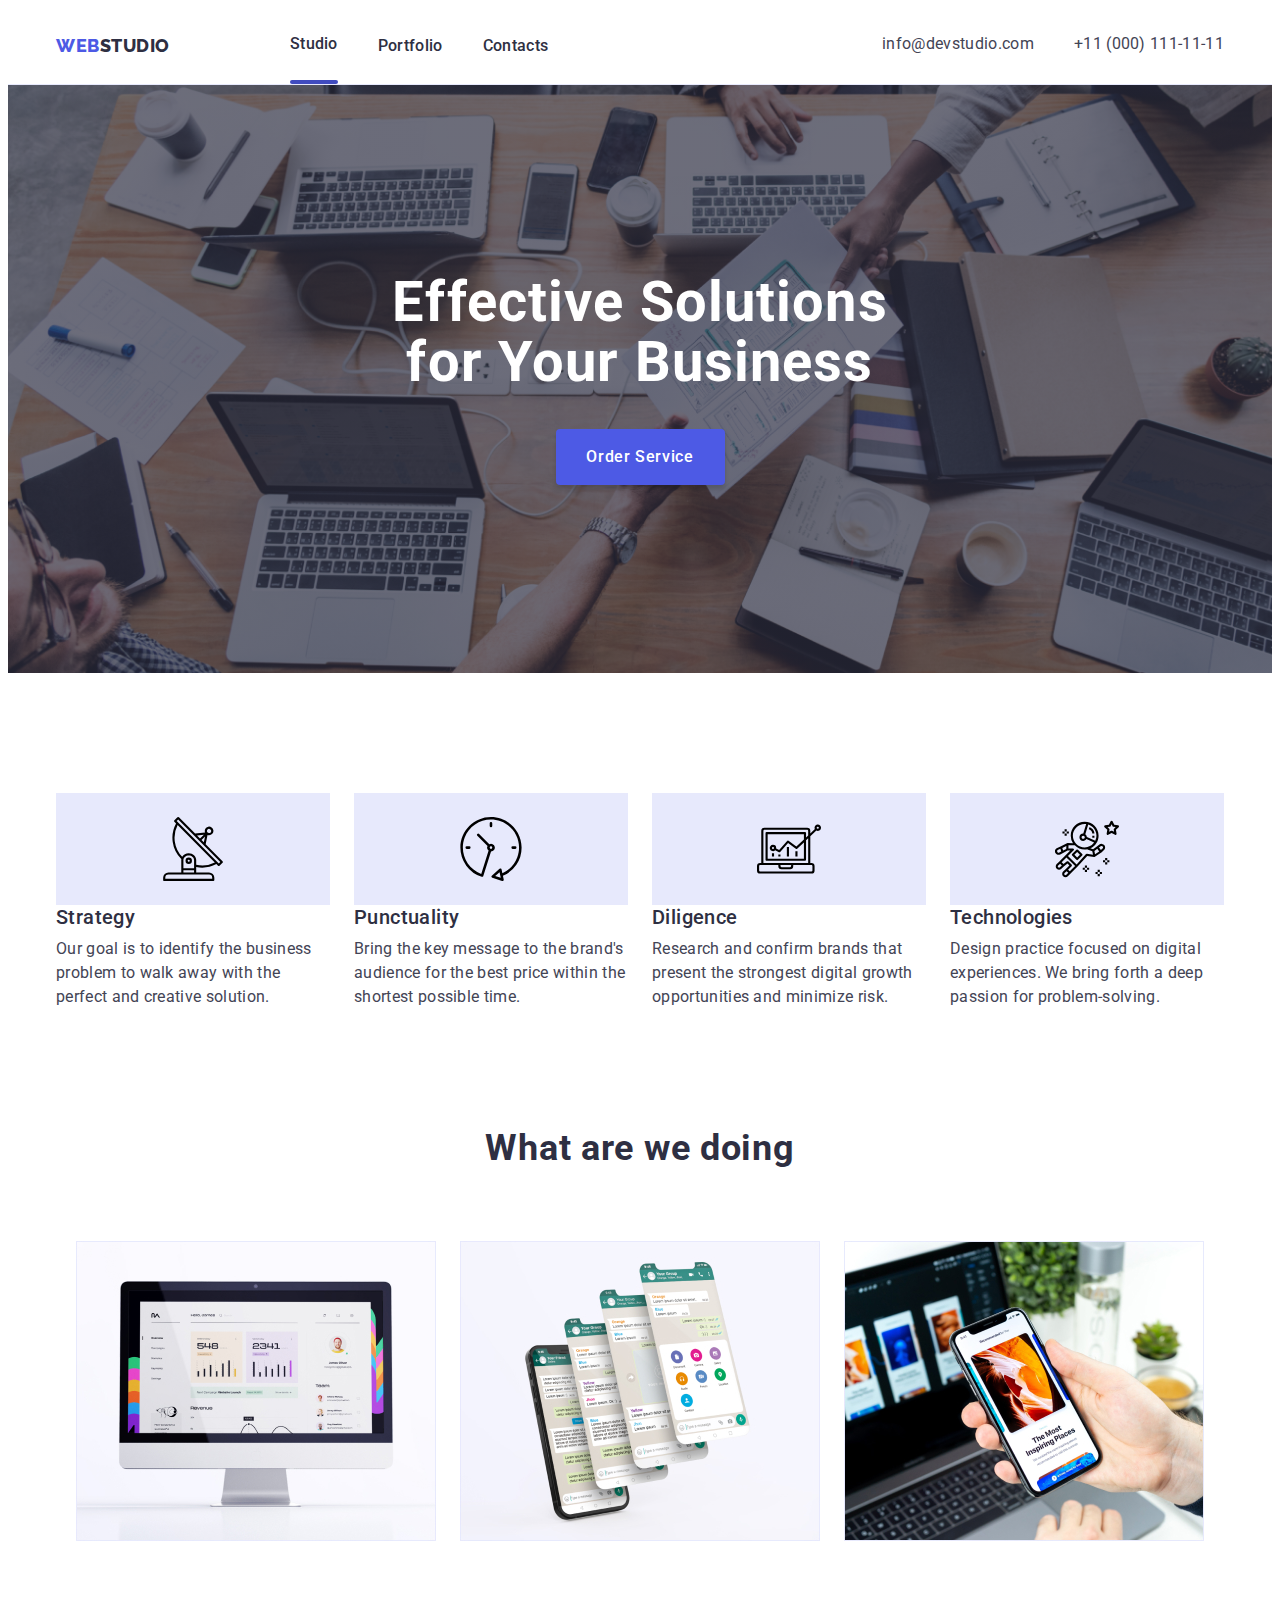
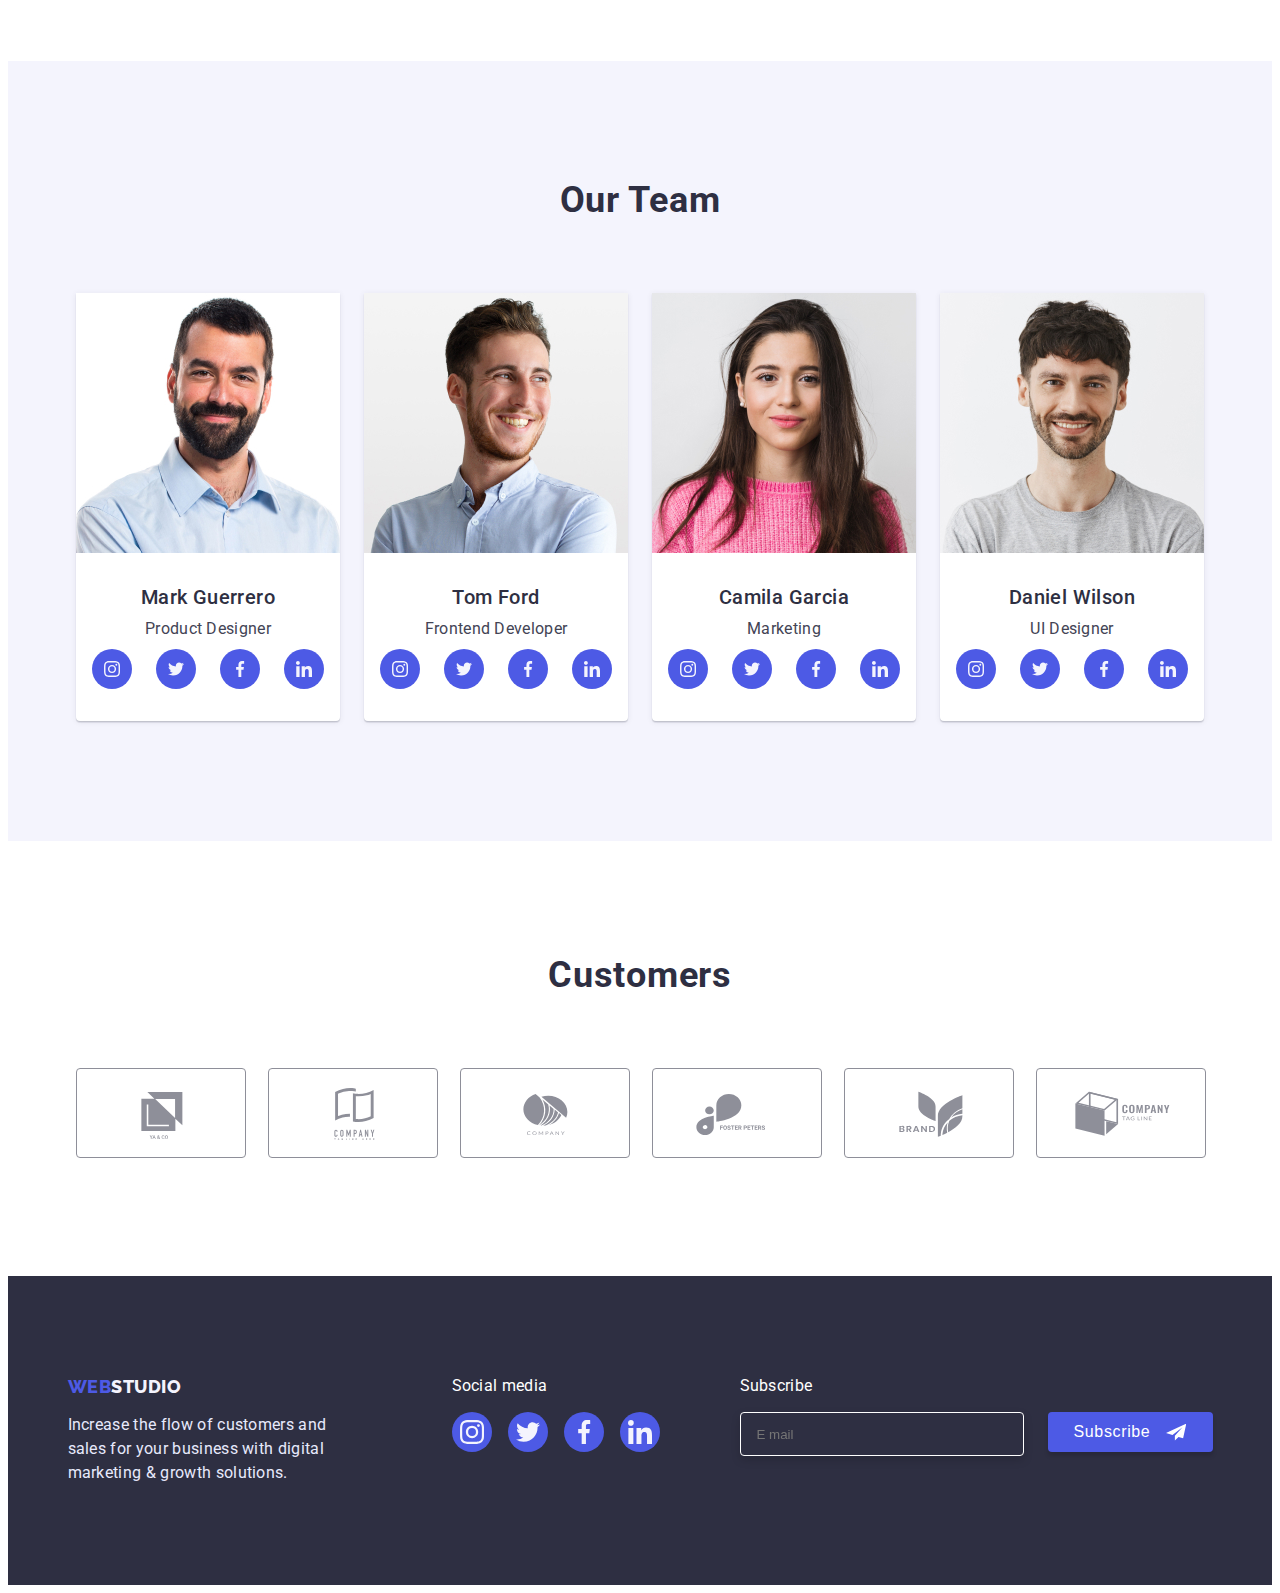
<file: index.html>
<!DOCTYPE html>
<html lang="en">
  <head>
    <meta charset="UTF-8" />
    <meta http-equiv="X-UA-Compatible" content="IE=edge" />
    <meta name="viewport" content="width=device-width, initial-scale=1.0" />
    <title>Main Page</title>
    <link rel="preconnect" href="https://fonts.googleapis.com" />
    <link rel="preconnect" href="https://fonts.gstatic.com" crossorigin />
    <link
      href="https://fonts.googleapis.com/css2?family=Raleway:wght@800&family=Roboto+Slab:wght@600&family=Roboto:wght@400;500;700&display=swap"
      rel="stylesheet"
    />
    <link
      rel="stylesheet"
      href="https://cdnjs.cloudflare.com/ajax/libs/modern-normalize/1.1.0/modern-normalize.min.css"
      integrity="sha512-wpPYUAdjBVSE4KJnH1VR1HeZfpl1ub8YT/NKx4PuQ5NmX2tKuGu6U/JRp5y+Y8XG2tV+wKQpNHVUX03MfMFn9Q=="
      crossorigin="anonymous"
      referrerpolicy="no-referrer"
    />
    <link href="./css/styles.css" rel="stylesheet" />
  </head>
  <body class="body">
    <!-- --------------------- header --------------------- -->
    <header class="header">
      <div class="container container-flex">
        <nav class="header-nav">
          <a class="header-logo link" href="./index.html"
            >Web<span class="header-logo-stail">Studio</span>
          </a>
          <ul class="header-list list">
            <li class="header-item">
              <a class="header-link link current" href="./index.html">Studio</a>
            </li>
            <li class="header-item">
              <a class="header-link link" href="./portfolio.html">Portfolio</a>
            </li>
            <li class="header-item">
              <a class="header-link link" href="">Contacts</a>
            </li>
          </ul>
        </nav>
        <button type="button" class="mobile-meny-burger js-open-menu">
          <svg class="mobile-meny-burger-icon" width="32" height="22">
            <use href="./images/icons.svg#icon-burger"></use>
          </svg>
        </button>
        <div class="adress-right">
          <address class="header-address">
            <a class="header-address-mail link" href="mailto:info@devstudio.com"
              >info@devstudio.com</a
            >
            <a class="header-address-tell link" href="tel:+110001111111"
              >+11 (000) 111-11-11</a
            >
          </address>
        </div>
      </div>
      <div class="mobile-meny js-menu-container">
        <div class="container-mobile-meny">
          <button type="button" class="mobile-meny-close-btn js-close-menu">
            <svg class="mobile-meny-close-icon" width="8" height="8">
              <use href="./images/icons.svg#icon-close-black"></use>
            </svg>
          </button>
          <ul class="mobile-meny-nav list">
            <li class="mobile-meny-nav-item">
              <a class="mobile-meny-nav-link link" href="./index.html"
                >Studio</a
              >
            </li>
            <li class="mobile-meny-nav-item">
              <a class="mobile-meny-nav-link link" href="./portfolio.html"
                >Portfolio</a
              >
            </li>
            <li class="mobile-meny-nav-item">
              <a class="mobile-meny-nav-link link" href="">Contacts</a>
            </li>
          </ul>
          <div>
            <ul class="mobile-meny-address list">
              <li class="mobile-meny-address-item">
                <a
                  class="mobile-meny-address-tell link"
                  href="tel:+110001111111"
                  >+11 (000) 111-11-11
                </a>
              </li>
              <li class="mobile-meny-address-item">
                <a
                  class="mobile-meny-address-mail link"
                  href="mailto:info@devstudio.com"
                  >info@devstudio.com
                </a>
              </li>
            </ul>
            <ul class="mobile-soc-list list">
              <li class="mobile-soc-item">
                <a class="mobile-soc-link link" href="">
                  <svg class="mobile-soc-icons">
                    <use href="./images/icons.svg#icon-soc-instagram"></use>
                  </svg>
                </a>
              </li>
              <li class="mobile-soc-item">
                <a class="mobile-soc-link link" href="">
                  <svg class="mobile-soc-icons">
                    <use href="./images/icons.svg#icon-soc-twitter"></use>
                  </svg>
                </a>
              </li>
              <li class="mobile-soc-item">
                <a class="mobile-soc-link link" href="">
                  <svg class="mobile-soc-icons">
                    <use href="./images/icons.svg#icon-soc-facebook"></use>
                  </svg>
                </a>
              </li>
              <li class="mobile-soc-item">
                <a class="mobile-soc-link link" href="">
                  <svg class="mobile-soc-icons">
                    <use href="./images/icons.svg#icon-soc-linkedin"></use>
                  </svg>
                </a>
              </li>
            </ul>
          </div>
        </div>
      </div>
    </header>
    <main>
      <!-- --------------------- header --------------------- -->
      <!-- --------------------- section hero --------------------- -->
      <section class="hero">
        <div class="container">
          <h1 class="hero-title">Effective Solutions for Your Business</h1>
          <button class="hero-button" type="button" data-modal-open>
            Order Service
          </button>
        </div>
      </section>
      <!-- --------------------- section hero --------------------- -->
      <!-- --------------------- section feature --------------------- -->
      <section class="feature">
        <div class="container">
          <h2 class="feature-title">Feature</h2>
          <ul class="feature-list list">
            <li class="feature-list-item">
              <div class="feature-icons-box">
                <svg class="feature-icons">
                  <use href="./images/icons.svg#icon-feature-antenna"></use>
                </svg>
              </div>
              <h3 class="feature-title-list">Strategy</h3>
              <p class="feature-text">
                Our goal is to identify the business problem to walk away with
                the perfect and creative solution.
              </p>
            </li>
            <li class="feature-list-item">
              <div class="feature-icons-box">
                <svg class="feature-icons">
                  <use href="./images/icons.svg#icon-feature-clock"></use>
                </svg>
              </div>
              <h3 class="feature-title-list">Punctuality</h3>
              <p class="feature-text">
                Bring the key message to the brand's audience for the best price
                within the shortest possible time.
              </p>
            </li>
            <li class="feature-list-item">
              <div class="feature-icons-box">
                <svg class="feature-icons">
                  <use href="./images/icons.svg#icon-feature-diagram"></use>
                </svg>
              </div>
              <h3 class="feature-title-list">Diligence</h3>
              <p class="feature-text">
                Research and confirm brands that present the strongest digital
                growth opportunities and minimize risk.
              </p>
            </li>
            <li class="feature-list-item">
              <div class="feature-icons-box">
                <svg class="feature-icons">
                  <use href="./images/icons.svg#icon-feature-astronaut"></use>
                </svg>
              </div>
              <h3 class="feature-title-list">Technologies</h3>
              <p class="feature-text last-child">
                Design practice focused on digital experiences. We bring forth a
                deep passion for problem-solving.
              </p>
            </li>
          </ul>
        </div>
      </section>
      <!-- --------------------- section feature --------------------- -->
      <!-- --------------------- section work --------------------- -->
      <section class="work">
        <div class="container">
          <h2 class="work-title">What are we doing</h2>
          <ul class="work-list list">
            <li class="work-list-item">
              <picture>
                <source
                  media="(min-width: 1200px)"
                  srcset="
                    ./images/img-desktop-we-doing-1.jpg    1x,
                    ./images/img-desktop-we-doing-1@2x.jpg 2x
                  "
                />
                <img
                  class="work-list-img"
                  src="./images/img-desktop-we-doing-1.jpg"
                  alt="img-desktop-we-doing-1"
                />
              </picture>
            </li>
            <li class="work-list-item">
              <picture>
                <source
                  media="(min-width: 1200px)"
                  srcset="
                    ./images/img-desktop-we-doing-2.jpg    1x,
                    ./images/img-desktop-we-doing-2@2x.jpg 2x
                  "
                />
                <img
                  class="work-list-img"
                  src="./images/img-desktop-we-doing-2.jpg"
                  alt="img-desktop-we-doing-2"
                />
              </picture>
            </li>
            <li class="work-list-item">
              <picture>
                <source
                  media="(min-width: 1200px)"
                  srcset="
                    ./images/img-desktop-we-doing-3.jpg    1x,
                    ./images/img-desktop-we-doing-3@2x.jpg 2x
                  "
                />
                <img
                  class="work-list-img"
                  src="./images/img-desktop-we-doing-3.jpg"
                  alt="img-desktop-we-doing-3"
                />
              </picture>
            </li>
          </ul>
        </div>
      </section>
      <!-- --------------------- section work --------------------- -->
      <!-- --------------------- section team --------------------- -->
      <section class="team">
        <div class="container">
          <h2 class="team-title">Our Team</h2>
          <ul class="team-list list">
            <li class="team-list-item">
              <picture>
                <source
                  media="(min-width: 1200px)"
                  srcset="
                    ./images/img-desktop-team-mark.jpg    1x,
                    ./images/img-desktop-team-mark@2x.jpg 2x
                  "
                />
                <source
                  media="(min-width: 768px)"
                  srcset="
                    ./images/img-tablet-team-mark.jpg    1x,
                    ./images/img-tablet-team-mark@2x.jpg 2x
                  "
                />
                <source
                  media="(max-width: 767px)"
                  srcset="
                    ./images/img-mobile-team-mark.jpg    1x,
                    ./images/img-mobile-team-mark@2x.jpg 2x
                  "
                />
                <img
                  class="team-list-img"
                  src="./images/img-desktop-team-mark.jpg"
                  alt="img Mark Guerrero"
                  width="264"
                  height="260"
                />
              </picture>

              <div class="box-team">
                <h3 class="team-list-title">Mark Guerrero</h3>
                <p class="team-list-text">Product Designer</p>
                <ul class="team-soc-list list">
                  <li class="team-soc-item">
                    <a class="team-soc-link link" href="">
                      <svg class="team-soc-icons">
                        <use href="./images/icons.svg#icon-soc-instagram"></use>
                      </svg>
                    </a>
                  </li>
                  <li class="team-soc-item">
                    <a class="team-soc-link link" href="">
                      <svg class="team-soc-icons">
                        <use href="./images/icons.svg#icon-soc-twitter"></use>
                      </svg>
                    </a>
                  </li>
                  <li class="team-soc-item">
                    <a class="team-soc-link link" href="">
                      <svg class="team-soc-icons">
                        <use href="./images/icons.svg#icon-soc-facebook"></use>
                      </svg>
                    </a>
                  </li>
                  <li class="team-soc-item">
                    <a class="team-soc-link link" href="">
                      <svg class="team-soc-icons">
                        <use href="./images/icons.svg#icon-soc-linkedin"></use>
                      </svg>
                    </a>
                  </li>
                </ul>
              </div>
            </li>
            <li class="team-list-item">
              <picture>
                <source
                  media="(min-width: 1200px)"
                  srcset="
                    ./images/img-desktop-team-tom.jpg    1x,
                    ./images/img-desktop-team-tom@2x.jpg 2x
                  "
                />
                <source
                  media="(min-width: 768px)"
                  srcset="
                    ./images/img-tablet-team-tom.jpg    1x,
                    ./images/img-tablet-team-tom@2x.jpg 2x
                  "
                />
                <source
                  media="(max-width: 767px)"
                  srcset="
                    ./images/img-mobile-team-tom.jpg    1x,
                    ./images/img-mobile-team-tom@2x.jpg 2x
                  "
                />
                <img
                  class="team-list-img"
                  src="./images/img-desktop-team-tom.jpg"
                  alt="img Tom Ford"
                  width="264"
                  height="260"
                />
              </picture>

              <div class="box-team">
                <h3 class="team-list-title">Tom Ford</h3>
                <p class="team-list-text">Frontend Developer</p>
                <ul class="team-soc-list list">
                  <li class="team-soc-item">
                    <a class="team-soc-link link" href="">
                      <svg class="team-soc-icons">
                        <use href="./images/icons.svg#icon-soc-instagram"></use>
                      </svg>
                    </a>
                  </li>
                  <li class="team-soc-item">
                    <a class="team-soc-link link" href="">
                      <svg class="team-soc-icons">
                        <use href="./images/icons.svg#icon-soc-twitter"></use>
                      </svg>
                    </a>
                  </li>
                  <li class="team-soc-item">
                    <a class="team-soc-link link" href="">
                      <svg class="team-soc-icons">
                        <use href="./images/icons.svg#icon-soc-facebook"></use>
                      </svg>
                    </a>
                  </li>
                  <li class="team-soc-item">
                    <a class="team-soc-link link" href="">
                      <svg class="team-soc-icons">
                        <use href="./images/icons.svg#icon-soc-linkedin"></use>
                      </svg>
                    </a>
                  </li>
                </ul>
              </div>
            </li>
            <li class="team-list-item">
              <picture>
                <source
                  media="(min-width: 1200px)"
                  srcset="
                    ./images/img-desktop-team-camila.jpg    1x,
                    ./images/img-desktop-team-camila@2x.jpg 2x
                  "
                />
                <source
                  media="(min-width: 768px)"
                  srcset="
                    ./images/img-tablet-team-camila.jpg    1x,
                    ./images/img-tablet-team-camila@2x.jpg 2x
                  "
                />
                <source
                  media="(max-width: 767px)"
                  srcset="
                    ./images/img-mobile-team-camila.jpg    1x,
                    ./images/img-mobile-team-camila@2x.jpg 2x
                  "
                />
                <img
                  class="team-list-img"
                  src="./images/img-desktop-team-camila.jpg"
                  alt="img Camila Garcia"
                  width="264"
                  height="260"
                />
              </picture>

              <div class="box-team">
                <h3 class="team-list-title">Camila Garcia</h3>
                <p class="team-list-text">Marketing</p>
                <ul class="team-soc-list list">
                  <li class="team-soc-item">
                    <a class="team-soc-link link" href="">
                      <svg class="team-soc-icons">
                        <use href="./images/icons.svg#icon-soc-instagram"></use>
                      </svg>
                    </a>
                  </li>
                  <li class="team-soc-item">
                    <a class="team-soc-link link" href="">
                      <svg class="team-soc-icons">
                        <use href="./images/icons.svg#icon-soc-twitter"></use>
                      </svg>
                    </a>
                  </li>
                  <li class="team-soc-item">
                    <a class="team-soc-link link" href="">
                      <svg class="team-soc-icons">
                        <use href="./images/icons.svg#icon-soc-facebook"></use>
                      </svg>
                    </a>
                  </li>
                  <li class="team-soc-item">
                    <a class="team-soc-link link" href="">
                      <svg class="team-soc-icons">
                        <use href="./images/icons.svg#icon-soc-linkedin"></use>
                      </svg>
                    </a>
                  </li>
                </ul>
              </div>
            </li>
            <li class="team-list-item">
              <picture>
                <source
                  media="(min-width: 1200px)"
                  srcset="
                    ./images/img-desktop-team-daniel.jpg    1x,
                    ./images/img-desktop-team-daniel@2x.jpg 2x
                  "
                />
                <source
                  media="(min-width: 768px)"
                  srcset="
                    ./images/img-tablet-team-daniel.jpg    1x,
                    ./images/img-tablet-team-daniel@2x.jpg 2x
                  "
                />
                <source
                  media="(max-width: 767px)"
                  srcset="
                    ./images/img-mobile-team-daniel.jpg    1x,
                    ./images/img-mobile-team-daniel@2x.jpg 2x
                  "
                />
                <img
                  class="team-list-img"
                  src="./images/img-desktop-team-daniel.jpg"
                  alt="img Daniel Wilson"
                  width="264"
                  height="260"
                />
              </picture>

              <div class="box-team">
                <h3 class="team-list-title">Daniel Wilson</h3>
                <p class="team-list-text">UI Designer</p>
                <ul class="team-soc-list list">
                  <li class="team-soc-item">
                    <a
                      class="team-soc-link link"
                      href="https://www.instagram.com/"
                    >
                      <svg class="team-soc-icons">
                        <use href="./images/icons.svg#icon-soc-instagram"></use>
                      </svg>
                    </a>
                  </li>
                  <li class="team-soc-item">
                    <a
                      class="team-soc-link link"
                      href="https://twitter.com/?lang=uk"
                    >
                      <svg class="team-soc-icons">
                        <use href="./images/icons.svg#icon-soc-twitter"></use>
                      </svg>
                    </a>
                  </li>
                  <li class="team-soc-item">
                    <a
                      class="team-soc-link link"
                      href="https://www.facebook.com/"
                    >
                      <svg class="team-soc-icons">
                        <use href="./images/icons.svg#icon-soc-facebook"></use>
                      </svg>
                    </a>
                  </li>
                  <li class="team-soc-item">
                    <a
                      class="team-soc-link link"
                      href="https://www.linkedin.com/"
                    >
                      <svg class="team-soc-icons">
                        <use href="./images/icons.svg#icon-soc-linkedin"></use>
                      </svg>
                    </a>
                  </li>
                </ul>
              </div>
            </li>
          </ul>
        </div>
      </section>
      <!-- --------------------- section team --------------------- -->
      <!-- --------------------- customers --------------------- -->
      <section class="customers">
        <div class="container">
          <h2 class="customers-title">Customers</h2>
          <ul class="customers-list list">
            <li class="customers-item">
              <a class="customers-link link" href="">
                <svg class="customers-icons">
                  <use href="./images/icons.svg#icon-customers-logo1"></use>
                </svg>
              </a>
            </li>
            <li class="customers-item">
              <a class="customers-link link" href="">
                <svg class="customers-icons">
                  <use href="./images/icons.svg#icon-customers-logo2"></use>
                </svg>
              </a>
            </li>
            <li class="customers-item">
              <a class="customers-link link" href="">
                <svg class="customers-icons">
                  <use href="./images/icons.svg#icon-customers-logo3"></use>
                </svg>
              </a>
            </li>
            <li class="customers-item">
              <a class="customers-link link" href="">
                <svg class="customers-icons">
                  <use href="./images/icons.svg#icon-customers-logo4"></use>
                </svg>
              </a>
            </li>
            <li class="customers-item">
              <a class="customers-link link" href="">
                <svg class="customers-icons">
                  <use href="./images/icons.svg#icon-customers-logo5"></use>
                </svg>
              </a>
            </li>
            <li class="customers-item">
              <a class="customers-link link" href="">
                <svg class="customers-icons">
                  <use href="./images/icons.svg#icon-customers-logo6"></use>
                </svg>
              </a>
            </li>
          </ul>
        </div>
      </section>
    </main>
    <!-- --------------------- customers --------------------- -->
    <!-- --------------------- footer --------------------- -->
    <footer class="footer">
      <div class="container footer-container">
        <div class="logo-box-footer">
          <a class="footer-logo link" href="./index.html"
            >Web<span class="footer-logo-stail">Studio</span>
          </a>
          <p class="footer-text">
            Increase the flow of customers and sales for your business with
            digital marketing & growth solutions.
          </p>
        </div>
        <div class="footer-soc-box">
          <p class="footer-soc-title">Social media</p>
          <ul class="footer-soc-list list">
            <li class="footer-soc-item">
              <a class="footer-soc-link link" href="https://www.instagram.com/">
                <svg class="footer-soc-icons">
                  <use href="./images/icons.svg#icon-soc-instagram"></use>
                </svg>
              </a>
            </li>
            <li class="footer-soc-item">
              <a
                class="footer-soc-link link"
                href="https://twitter.com/?lang=uk"
              >
                <svg class="footer-soc-icons">
                  <use href="./images/icons.svg#icon-soc-twitter"></use>
                </svg>
              </a>
            </li>
            <li class="footer-soc-item">
              <a class="footer-soc-link link" href="https://www.facebook.com/">
                <svg class="footer-soc-icons">
                  <use href="./images/icons.svg#icon-soc-facebook"></use>
                </svg>
              </a>
            </li>
            <li class="footer-soc-item">
              <a class="footer-soc-link link" href="https://www.linkedin.com/">
                <svg class="footer-soc-icons">
                  <use href="./images/icons.svg#icon-soc-linkedin"></use>
                </svg>
              </a>
            </li>
          </ul>
        </div>

        <div class="footer-subscribe-box">
          <p class="subscribe-text">Subscribe</p>
          <form class="subscribe-form">
            <div class="subscribe-box">
              <label>
                <input
                  type="email"
                  class="subscribe-form-input"
                  name="user_email"
                  placeholder="E mail"
                />
              </label>
              <button type="submit" class="subscribe-form-btn">
                Subscribe
                <svg class="subscribe-icon">
                  <use href="./images/icons.svg#icon-send"></use>
                </svg>
              </button>
            </div>
          </form>
        </div>
      </div>
    </footer>
    <!-- --------------------- footer --------------------- -->
    <!-- ---------------------------------Modal-------------------------------------- -->

    <div class="beckdrop is-hidden" data-modal>
      <div class="modal">
        <button type="button" class="modal-close-btn" data-modal-close>
          <svg class="modal-icon-close-black">
            <use href="./images/icons.svg#icon-close-black"></use>
          </svg>
        </button>
        <p class="contact-form-text">
          Leave your contacts and we will call you back
        </p>
        <form class="contact-form">
          <label class="modal-form-field">
            <span class="modal-form-input-desc">Name</span>
            <span class="modal-input-icons-box">
              <input
                type="text"
                class="contact-form-input"
                name="user_name"
                required
                pattern="^[a-zA-Z]+$"
              />
              <svg class="modal-input-icons">
                <use href="./images/icons.svg#icon-name"></use>
              </svg>
            </span>
          </label>

          <label class="modal-form-field">
            <span class="modal-form-input-desc">Phone</span>
            <span class="modal-input-icons-box">
              <input
                type="tel"
                class="contact-form-input"
                name="user_phone"
                minlength="9"
                required
                pattern="^[0-9]+$"
                title="123456789"
              />
              <svg class="modal-input-icons">
                <use href="./images/icons.svg#icon-phone"></use>
              </svg>
            </span>
          </label>

          <label class="modal-form-field">
            <span class="modal-form-input-desc">Email</span>
            <span class="modal-input-icons-box">
              <input
                type="email"
                class="contact-form-input"
                name="user_email"
              />
              <svg class="modal-input-icons">
                <use href="./images/icons.svg#icon-email"></use>
              </svg>
            </span>
          </label>

          <label class="modal-form-field">
            <span class="modal-form-input-desc">Comment</span>
            <textarea
              name="user_message"
              class="contact-form-message"
              placeholder="Text input"
            ></textarea>
          </label>

          <input
            id="privacy-policy"
            type="checkbox"
            name="privacy-policy"
            class="privacy-policy-check"
          />
          <label for="privacy-policy" class="privacy-policy"
            >I accept the terms and conditions of the &nbsp;<a
              class="privacy-policy-color"
              href=""
              >Privacy Policy</a
            ></label
          >

          <button type="submit" class="contact-form-btn">Send</button>
        </form>
      </div>
    </div>
    <script src="./js/mobile-menu.js"></script>
    <script src="./js/modal.js"></script>
  </body>
</html>
</file>
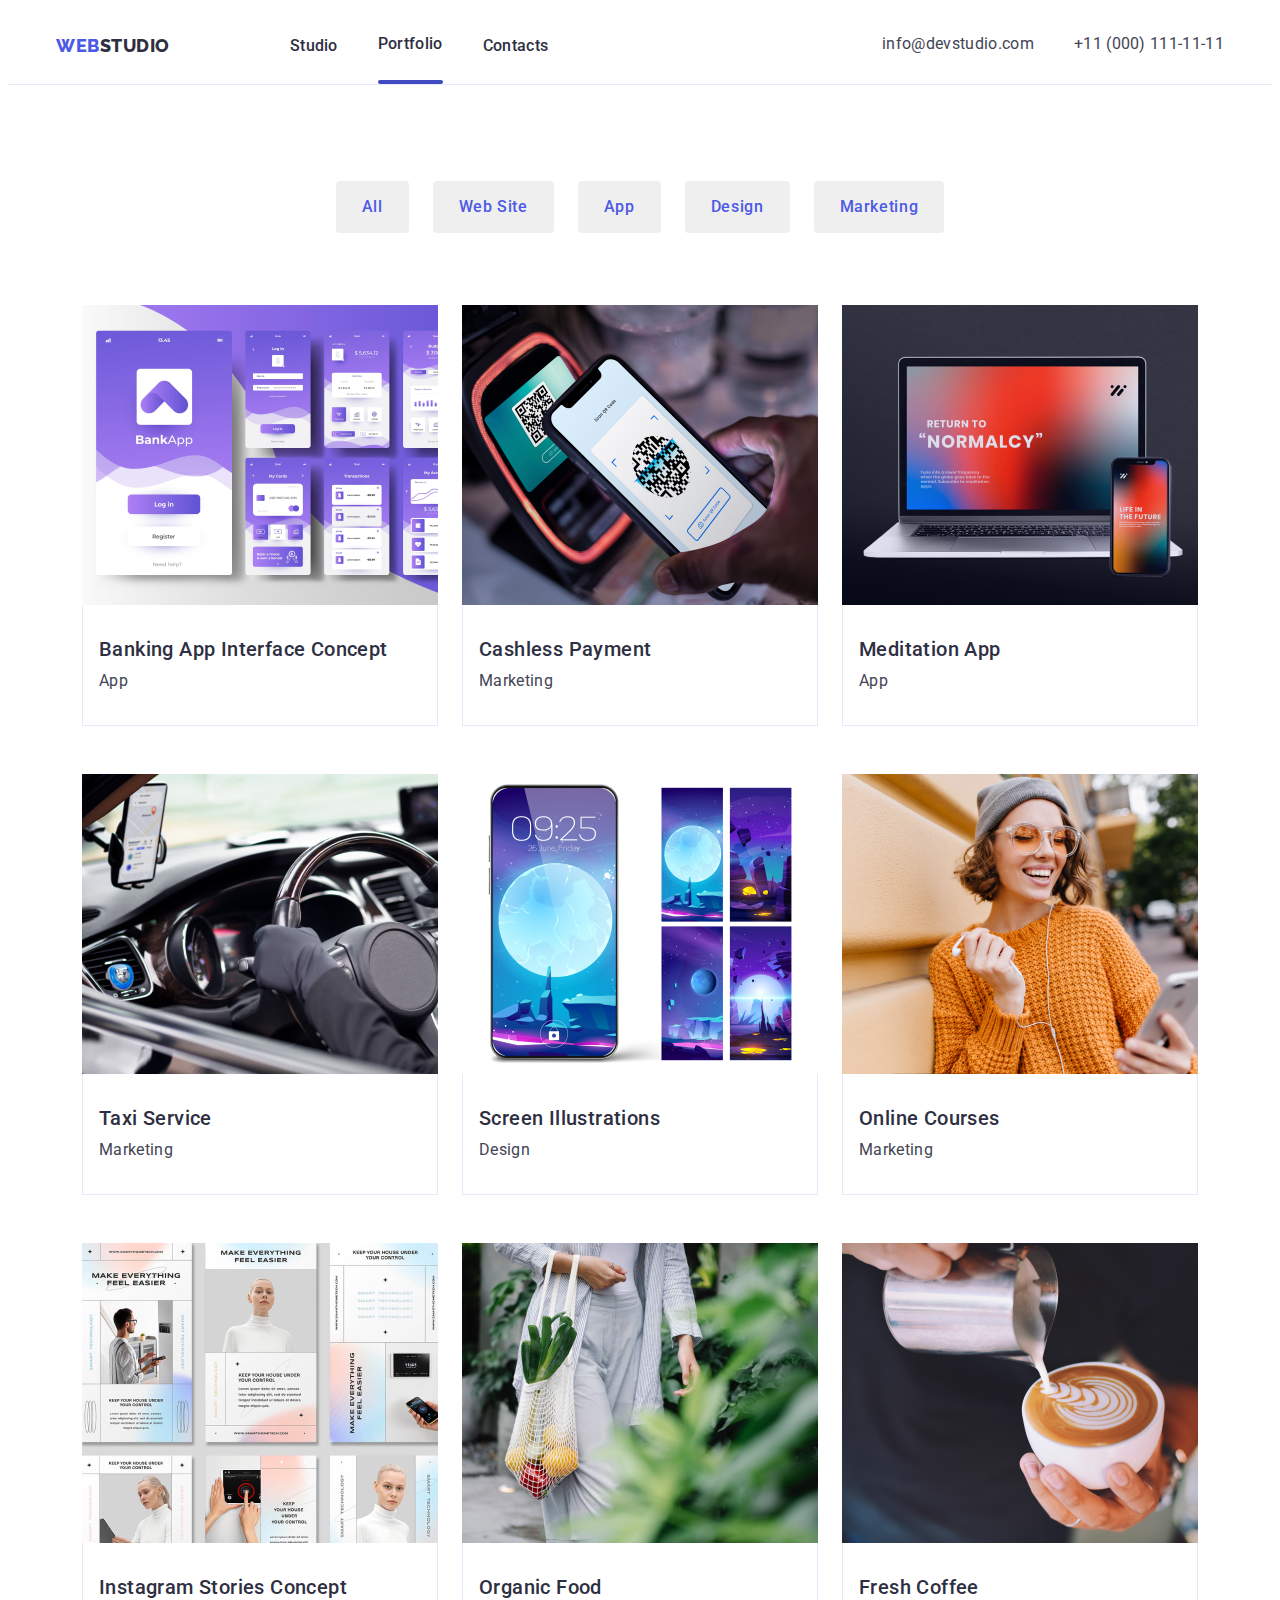
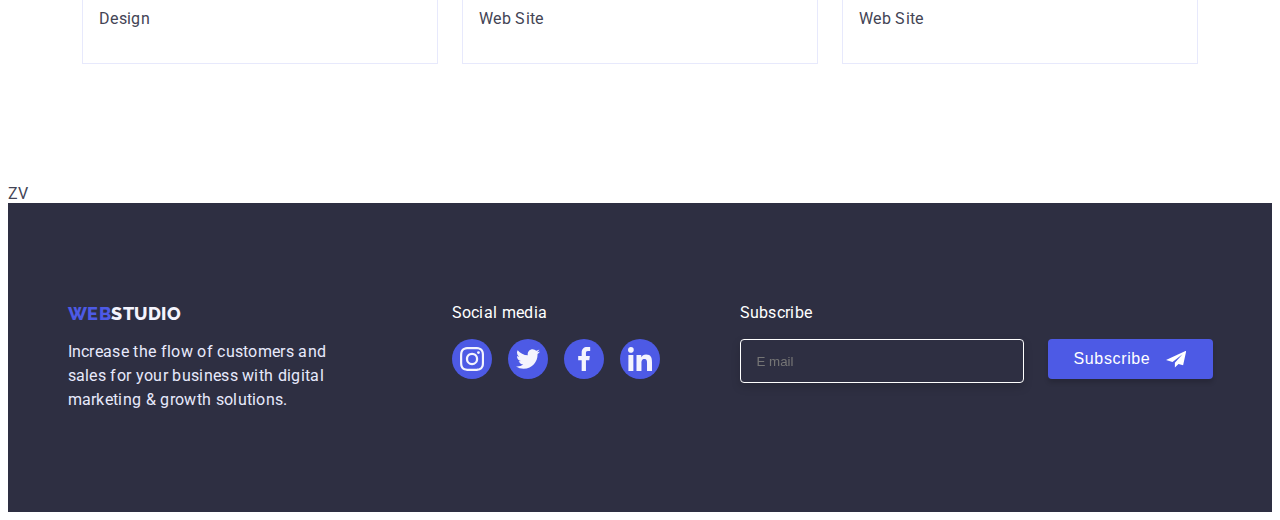
<file: portfolio.html>
<!DOCTYPE html>
<html lang="en">
  <head>
    <meta charset="UTF-8" />
    <meta http-equiv="X-UA-Compatible" content="IE=edge" />
    <meta name="viewport" content="width=device-width, initial-scale=1.0" />
    <title>Main Page</title>
    <link rel="preconnect" href="https://fonts.googleapis.com" />
    <link rel="preconnect" href="https://fonts.gstatic.com" crossorigin />
    <link
      href="https://fonts.googleapis.com/css2?family=Raleway:wght@800&family=Roboto+Slab:wght@600&family=Roboto:wght@400;500;700&display=swap"
      rel="stylesheet"
    />
    <link
      rel="stylesheet"
      href="https://cdnjs.cloudflare.com/ajax/libs/modern-normalize/1.1.0/modern-normalize.min.css"
      integrity="sha512-wpPYUAdjBVSE4KJnH1VR1HeZfpl1ub8YT/NKx4PuQ5NmX2tKuGu6U/JRp5y+Y8XG2tV+wKQpNHVUX03MfMFn9Q=="
      crossorigin="anonymous"
      referrerpolicy="no-referrer"
    />
    <link href="./css/styles.css" rel="stylesheet" />
  </head>
  <body class="body">
    <!-- _______________________  header _______________________  -->
    <header class="header">
      <div class="container container-flex">
        <nav class="header-nav">
          <a class="header-logo link" href="./index.html"
            >Web<span class="header-logo-stail">Studio</span>
          </a>
          <ul class="header-list list">
            <li class="header-item">
              <a class="header-link link" href="./index.html">Studio</a>
            </li>
            <li class="header-item">
              <a class="header-link link current" href="./portfolio.html"
                >Portfolio</a
              >
            </li>
            <li class="header-item">
              <a class="header-link link" href="">Contacts</a>
            </li>
          </ul>
        </nav>
        <button type="button" class="mobile-meny-burger js-open-menu">
          <svg class="mobile-meny-burger-icon" width="32" height="22">
            <use href="./images/icons.svg#icon-burger"></use>
          </svg>
        </button>
        <div class="adress-right">
          <address class="header-address">
            <a class="header-address-mail link" href="mailto:info@devstudio.com"
              >info@devstudio.com</a
            >
            <a class="header-address-tell link" href="tel:+110001111111"
              >+11 (000) 111-11-11</a
            >
          </address>
        </div>
      </div>
      <div class="mobile-meny js-menu-container">
        <div class="container container-mobile-meny">
          <button type="button" class="mobile-meny-close-btn js-close-menu">
            <svg class="mobile-meny-close-icon" width="8" height="8">
              <use href="./images/icons.svg#icon-close-black"></use>
            </svg>
          </button>
          <ul class="list">
            <li class="mobile-meny-nav-item">
              <a class="mobile-meny-nav-link link" href="./index.html"
                >Studio</a
              >
            </li>
            <li class="mobile-meny-nav-item">
              <a class="mobile-meny-nav-link link" href="./portfolio.html"
                >Portfolio</a
              >
            </li>
            <li class="mobile-meny-nav-item">
              <a class="mobile-meny-nav-link link" href="">Contacts</a>
            </li>
          </ul>
          <ul class="list">
            <li class="mobile-meny-address-item">
              <a class="mobile-meny-address-tell link" href="tel:+110001111111"
                >+11 (000) 111-11-11
              </a>
            </li>
            <li class="mobile-meny-address-item">
              <a
                class="mobile-meny-address-mail link"
                href="mailto:info@devstudio.com"
                >info@devstudio.com
              </a>
            </li>
          </ul>
          <ul class="mobile-soc-list list">
            <li class="mobile-soc-item">
              <a class="mobile-soc-link link" href="">
                <svg class="mobile-soc-icons">
                  <use href="./images/icons.svg#icon-soc-instagram"></use>
                </svg>
              </a>
            </li>
            <li class="mobile-soc-item">
              <a class="mobile-soc-link link" href="">
                <svg class="mobile-soc-icons">
                  <use href="./images/icons.svg#icon-soc-twitter"></use>
                </svg>
              </a>
            </li>
            <li class="mobile-soc-item">
              <a class="mobile-soc-link link" href="">
                <svg class="mobile-soc-icons">
                  <use href="./images/icons.svg#icon-soc-facebook"></use>
                </svg>
              </a>
            </li>
            <li class="mobile-soc-item">
              <a class="mobile-soc-link link" href="">
                <svg class="mobile-soc-icons">
                  <use href="./images/icons.svg#icon-soc-linkedin"></use>
                </svg>
              </a>
            </li>
          </ul>
        </div>
      </div>
    </header>
    <main>
      <!-- _______________________ section scrolls _______________________ -->
      <section class="scrolls">
        <div class="container">
          <h1 class="scrolls-title">scrolls</h1>
          <ul class="scrolls-list-btr list">
            <li class="scrolls-list-btr-item link">
              <button class="scrolls-btr" type="button">All</button>
            </li>
            <li class="scrolls-list-btr-item link">
              <button class="scrolls-btr" type="button">Web Site</button>
            </li>
            <li class="scrolls-list-btr-item link">
              <button class="scrolls-btr" type="button">App</button>
            </li>
            <li class="scrolls-list-btr-item link">
              <button class="scrolls-btr" type="button">Design</button>
            </li>
            <li class="scrolls-list-btr-item link">
              <button class="scrolls-btr" type="button">Marketing</button>
            </li>
          </ul>

          <!-- ______________________________________________ -->

          <ul class="scrolls-list-img list">
            <li class="scrolls-list-img-item">
              <a class="scrolls-link" href="">
                <div class="scrolls-img-box">
                  <picture>
                    <source
                      media="(min-width: 1440px)"
                      srcset="
                        ./images/img-desktop-project-card-1.jpg    1x,
                        ./images/img-desktop-project-card-1@2x.jpg 2x
                      "
                    />
                    <source
                      media="(min-width: 768px)"
                      srcset="
                        ./images/img-tablet-project-card-1.jpg    1x,
                        ./images/img-tablet-project-card-1@2x.jpg 2x
                      "
                    />
                    <source
                      media="(max-width: 767px)"
                      srcset="
                        ./images/img-mobile-project-card-1.jpg    1x,
                        ./images/img-mobile-project-card-1@2x.jpg 2x
                      "
                    />
                    <img
                      src="./images/img-desktop-project-card-1.jpg"
                      alt="img project card 1"
                    />
                  </picture>
                  <p class="overlay">
                    Lorem ipsum dolor, sit amet consectetur adipisicing elit.
                    Sapiente ipsam, iusto natus architecto odit nemo maxime.
                    Necessitatibus qui odio maxime cupiditate quasi voluptates
                    architecto adipisci voluptatem facilis amet, id est.
                  </p>
                </div>
                <div class="scrolls-border">
                  <h2 class="scrolls-list-img-title">
                    Banking App Interface Concept
                  </h2>
                  <p class="scrolls-list-img-text">App</p>
                </div>
              </a>
            </li>
            <li class="scrolls-list-img-item">
              <a class="scrolls-link" href="">
                <div class="scrolls-img-box">
                  <picture>
                    <source
                      media="(min-width: 1440px)"
                      srcset="
                        ./images/img-desktop-project-card-2.jpg    1x,
                        ./images/img-desktop-project-card-2@2x.jpg 2x
                      "
                    />
                    <source
                      media="(min-width: 768px)"
                      srcset="
                        ./images/img-tablet-project-card-2.jpg    1x,
                        ./images/img-tablet-project-card-2@2x.jpg 2x
                      "
                    />
                    <source
                      media="(max-width: 767px)"
                      srcset="
                        ./images/img-mobile-project-card-2.jpg    1x,
                        ./images/img-mobile-project-card-2@2x.jpg 2x
                      "
                    />
                    <img
                      src="./images/img-desktop-project-card-2.jpg"
                      alt="img project card 2"
                    />
                  </picture>

                  <p class="overlay">
                    Lorem ipsum dolor, sit amet consectetur adipisicing elit.
                    Sapiente ipsam, iusto natus architecto odit nemo maxime.
                    Necessitatibus qui odio maxime cupiditate quasi voluptates
                    architecto adipisci voluptatem facilis amet, id est.
                  </p>
                </div>
                <div class="scrolls-border">
                  <h2 class="scrolls-list-img-title">Cashless Payment</h2>
                  <p class="scrolls-list-img-text">Marketing</p>
                </div>
              </a>
            </li>
            <li class="scrolls-list-img-item">
              <a class="scrolls-link" href="">
                <div class="scrolls-img-box">
                  <picture>
                    <source
                      media="(min-width: 1440px)"
                      srcset="
                        ./images/img-desktop-project-card-3.jpg    1x,
                        ./images/img-desktop-project-card-3@2x.jpg 2x
                      "
                    />
                    <source
                      media="(min-width: 768px)"
                      srcset="
                        ./images/img-tablet-project-card-3.jpg    1x,
                        ./images/img-tablet-project-card-3@2x.jpg 2x
                      "
                    />
                    <source
                      media="(max-width: 767px)"
                      srcset="
                        ./images/img-mobile-project-card-3.jpg    1x,
                        ./images/img-mobile-project-card-3@2x.jpg 2x
                      "
                    />

                    <img
                      src="./images/img-desktop-project-card-3.jpg"
                      alt="img project card 3"
                    />
                  </picture>
                  <p class="overlay">
                    Lorem ipsum dolor, sit amet consectetur adipisicing elit.
                    Sapiente ipsam, iusto natus architecto odit nemo maxime.
                    Necessitatibus qui odio maxime cupiditate quasi voluptates
                    architecto adipisci voluptatem facilis amet, id est.
                  </p>
                </div>
                <div class="scrolls-border">
                  <h2 class="scrolls-list-img-title">Meditation App</h2>
                  <p class="scrolls-list-img-text">App</p>
                </div>
              </a>
            </li>
            <li class="scrolls-list-img-item">
              <a class="scrolls-link" href="">
                <div class="scrolls-img-box">
                  <picture>
                    <source
                      media="(min-width: 1440px)"
                      srcset="
                        ./images/img-desktop-project-card-4.jpg    1x,
                        ./images/img-desktop-project-card-4@2x.jpg 2x
                      "
                    />
                    <source
                      media="(min-width: 768px)"
                      srcset="
                        ./images/img-tablet-project-card-4.jpg    1x,
                        ./images/img-tablet-project-card-4@2x.jpg 2x
                      "
                    />
                    <source
                      media="(max-width: 767px)"
                      srcset="
                        ./images/img-mobile-project-card-4.jpg    1x,
                        ./images/img-mobile-project-card-4@2x.jpg 2x
                      "
                    />

                    <img
                      src="./images/img-desktop-project-card-4.jpg"
                      alt="img project card 4"
                    />
                  </picture>
                  <p class="overlay">
                    Lorem ipsum dolor, sit amet consectetur adipisicing elit.
                    Sapiente ipsam, iusto natus architecto odit nemo maxime.
                    Necessitatibus qui odio maxime cupiditate quasi voluptates
                    architecto adipisci voluptatem facilis amet, id est.
                  </p>
                </div>
                <div class="scrolls-border">
                  <h2 class="scrolls-list-img-title">Taxi Service</h2>
                  <p class="scrolls-list-img-text">Marketing</p>
                </div>
              </a>
            </li>
            <li class="scrolls-list-img-item">
              <a class="scrolls-link" href="">
                <div class="scrolls-img-box">
                  <picture>
                    <source
                      media="(min-width: 1440px)"
                      srcset="
                        ./images/img-desktop-project-card-5.jpg    1x,
                        ./images/img-desktop-project-card-5@2x.jpg 2x
                      "
                    />
                    <source
                      media="(min-width: 768px)"
                      srcset="
                        ./images/img-tablet-project-card-5.jpg    1x,
                        ./images/img-tablet-project-card-5@2x.jpg 2x
                      "
                    />
                    <source
                      media="(max-width: 767px)"
                      srcset="
                        ./images/img-mobile-project-card-5.jpg    1x,
                        ./images/img-mobile-project-card-5@2x.jpg 2x
                      "
                    />

                    <img
                      src="./images/img-desktop-project-card-5.jpg"
                      alt="img project card 5"
                    />
                  </picture>
                  <p class="overlay">
                    Lorem ipsum dolor, sit amet consectetur adipisicing elit.
                    Sapiente ipsam, iusto natus architecto odit nemo maxime.
                    Necessitatibus qui odio maxime cupiditate quasi voluptates
                    architecto adipisci voluptatem facilis amet, id est.
                  </p>
                </div>
                <div class="scrolls-border">
                  <h2 class="scrolls-list-img-title">Screen Illustrations</h2>
                  <p class="scrolls-list-img-text">Design</p>
                </div>
              </a>
            </li>
            <li class="scrolls-list-img-item">
              <a class="scrolls-link" href="">
                <div class="scrolls-img-box">
                  <picture>
                    <source
                      media="(min-width: 1440px)"
                      srcset="
                        ./images/img-desktop-project-card-6.jpg    1x,
                        ./images/img-desktop-project-card-6@2x.jpg 2x
                      "
                    />
                    <source
                      media="(min-width: 768px)"
                      srcset="
                        ./images/img-tablet-project-card-6.jpg    1x,
                        ./images/img-tablet-project-card-6@2x.jpg 2x
                      "
                    />
                    <source
                      media="(max-width: 767px)"
                      srcset="
                        ./images/img-mobile-project-card-6.jpg    1x,
                        ./images/img-mobile-project-card-6@2x.jpg 2x
                      "
                    />

                    <img
                      src="./images/img-desktop-project-card-6.jpg"
                      alt="img project card 6"
                    />
                  </picture>
                  <p class="overlay">
                    Lorem ipsum dolor, sit amet consectetur adipisicing elit.
                    Sapiente ipsam, iusto natus architecto odit nemo maxime.
                    Necessitatibus qui odio maxime cupiditate quasi voluptates
                    architecto adipisci voluptatem facilis amet, id est.
                  </p>
                </div>
                <div class="scrolls-border">
                  <h2 class="scrolls-list-img-title">Online Courses</h2>
                  <p class="scrolls-list-img-text">Marketing</p>
                </div>
              </a>
            </li>
            <li class="scrolls-list-img-item">
              <a class="scrolls-link" href="">
                <div class="scrolls-img-box">
                  <picture>
                    <source
                      media="(min-width: 1440px)"
                      srcset="
                        ./images/img-desktop-project-card-7.jpg    1x,
                        ./images/img-desktop-project-card-7@2x.jpg 2x
                      "
                    />
                    <source
                      media="(min-width: 768px)"
                      srcset="
                        ./images/img-tablet-project-card-7.jpg    1x,
                        ./images/img-tablet-project-card-7@2x.jpg 2x
                      "
                    />
                    <source
                      media="(max-width: 767px)"
                      srcset="
                        ./images/img-mobile-project-card-7.jpg    1x,
                        ./images/img-mobile-project-card-7@2x.jpg 2x
                      "
                    />

                    <img
                      src="./images/img-desktop-project-card-7.jpg"
                      alt="img project card 7"
                    />
                  </picture>
                  <p class="overlay">
                    Lorem ipsum dolor, sit amet consectetur adipisicing elit.
                    Sapiente ipsam, iusto natus architecto odit nemo maxime.
                    Necessitatibus qui odio maxime cupiditate quasi voluptates
                    architecto adipisci voluptatem facilis amet, id est.
                  </p>
                </div>
                <div class="scrolls-border">
                  <h2 class="scrolls-list-img-title">
                    Instagram Stories Concept
                  </h2>
                  <p class="scrolls-list-img-text">Design</p>
                </div>
              </a>
            </li>
            <li class="scrolls-list-img-item">
              <a class="scrolls-link" href="">
                <div class="scrolls-img-box">
                  <picture>
                    <source
                      media="(min-width: 1440px)"
                      srcset="
                        ./images/img-desktop-project-card-8.jpg    1x,
                        ./images/img-desktop-project-card-8@2x.jpg 2x
                      "
                    />
                    <source
                      media="(min-width: 768px)"
                      srcset="
                        ./images/img-tablet-project-card-8.jpg    1x,
                        ./images/img-tablet-project-card-8@2x.jpg 2x
                      "
                    />
                    <source
                      media="(max-width: 767px)"
                      srcset="
                        ./images/img-mobile-project-card-8.jpg    1x,
                        ./images/img-mobile-project-card-8@2x.jpg 2x
                      "
                    />

                    <img
                      src="./images/img-desktop-project-card-8.jpg"
                      alt="img project card 8"
                    />
                  </picture>
                  <p class="overlay">
                    Lorem ipsum dolor, sit amet consectetur adipisicing elit.
                    Sapiente ipsam, iusto natus architecto odit nemo maxime.
                    Necessitatibus qui odio maxime cupiditate quasi voluptates
                    architecto adipisci voluptatem facilis amet, id est.
                  </p>
                </div>
                <div class="scrolls-border">
                  <h2 class="scrolls-list-img-title">Organic Food</h2>
                  <p class="scrolls-list-img-text">Web Site</p>
                </div>
              </a>
            </li>
            <li class="scrolls-list-img-item">
              <a class="scrolls-link" href="">
                <div class="scrolls-img-box">
                  <picture>
                    <source
                      media="(min-width: 1440px)"
                      srcset="
                        ./images/img-desktop-project-card-9.jpg    1x,
                        ./images/img-desktop-project-card-9@2x.jpg 2x
                      "
                    />
                    <source
                      media="(min-width: 768px)"
                      srcset="
                        ./images/img-tablet-project-card-9.jpg    1x,
                        ./images/img-tablet-project-card-9@2x.jpg 2x
                      "
                    />
                    <source
                      media="(max-width: 767px)"
                      srcset="
                        ./images/img-mobile-project-card-9.jpg    1x,
                        ./images/img-mobile-project-card-9@2x.jpg 2x
                      "
                    />

                    <img
                      src="./images/img-desktop-project-card-9.jpg"
                      alt="img project card 9"
                    />
                  </picture>
                  <p class="overlay">
                    Lorem ipsum dolor, sit amet consectetur adipisicing elit.
                    Sapiente ipsam, iusto natus architecto odit nemo maxime.
                    Necessitatibus qui odio maxime cupiditate quasi voluptates
                    architecto adipisci voluptatem facilis amet, id est.
                  </p>
                </div>
                <div class="scrolls-border">
                  <h2 class="scrolls-list-img-title">Fresh Coffee</h2>
                  <p class="scrolls-list-img-text">Web Site</p>
                </div>
              </a>
            </li>
          </ul>
        </div>
      </section>
    </main>
    <!-- _______________________ section scrolls _______________________ -->ZV
    <!-- ______________________ footer______________________________ -->
    <footer class="footer">
      <div class="container footer-container">
        <div class="logo-box-footer">
          <a class="footer-logo link" href="./index.html"
            >Web<span class="footer-logo-stail">Studio</span>
          </a>
          <p class="footer-text">
            Increase the flow of customers and sales for your business with
            digital marketing & growth solutions.
          </p>
        </div>
        <div class="footer-soc-box">
          <p class="footer-soc-title">Social media</p>
          <ul class="footer-soc-list list">
            <li class="footer-soc-item">
              <a class="footer-soc-link link" href="https://www.instagram.com/">
                <svg class="footer-soc-icons">
                  <use href="./images/icons.svg#icon-soc-instagram"></use>
                </svg>
              </a>
            </li>
            <li class="footer-soc-item">
              <a
                class="footer-soc-link link"
                href="https://twitter.com/?lang=uk"
              >
                <svg class="footer-soc-icons">
                  <use href="./images/icons.svg#icon-soc-twitter"></use>
                </svg>
              </a>
            </li>
            <li class="footer-soc-item">
              <a class="footer-soc-link link" href="https://www.facebook.com/">
                <svg class="footer-soc-icons">
                  <use href="./images/icons.svg#icon-soc-facebook"></use>
                </svg>
              </a>
            </li>
            <li class="footer-soc-item">
              <a class="footer-soc-link link" href="https://www.linkedin.com/">
                <svg class="footer-soc-icons">
                  <use href="./images/icons.svg#icon-soc-linkedin"></use>
                </svg>
              </a>
            </li>
          </ul>
        </div>

        <div class="footer-subscribe-box">
          <p class="subscribe-text">Subscribe</p>
          <form class="subscribe-form">
            <div class="subscribe-box">
              <label>
                <input
                  type="email"
                  class="subscribe-form-input"
                  name="user_email"
                  placeholder="E mail"
                />
              </label>
              <button type="submit" class="subscribe-form-btn">
                Subscribe
                <svg class="subscribe-icon">
                  <use href="./images/icons.svg#icon-send"></use>
                </svg>
              </button>
            </div>
          </form>
        </div>
      </div>
    </footer>

    <!-- ---------------------------------Modal-------------------------------------- -->
    <script src="./js/mobile-menu.js"></script>
    <script src="./js/modal.js"></script>
  </body>
</html>

<!--  
      <picture>
      <source media="(min-width: 1200px)" srcset="./images/img-desktop-project-card-1.jpg 1x, ./images/img-desktop-project-card-1@2x.jpg 2x" />
      <source media="(min-width: 768px)" srcset="./images/img-tablet-project-card-1.jpg 1x, ./images/img-tablet-project-card-1@2x.jpg 2x" />
      <source media="(max-width: 767px)" srcset="./images/img-mobile-project-card-1.jpg 1x, ./images/img-mobile-project-card-1@2x.jpg 2x" />
      </picture> 
    
    -->
</file>
<file: css/styles.css>
:root {
    --paragraf-text-color: #434455;
    --botton-text-color: #4d5ae5;
    --bgc-white-color: #ffffff;
    --studio-white-color: #f4f4fd;
    --focus-btn-color: #404bbf;
    --title-text-color: #2e2f42;
    --footer-text-color: #E7E9FC;
    --green-icon-footer-31D0AA: #31D0AA;
    --light-slate-border-8e8f99: #8e8f99;
}


h1,
h2,
h3,
h4,
h5,
h6,
p {
    margin: 0;
}

ul,
ol {
    padding-left: 0;
    margin: 0;
}

button {
    cursor: pointer;
}

address {
    font-style: normal;
}

body {
    font-family: "Roboto", sans-serif;
    color: var(--paragraf-text-color);
}

img {
    display: block;
}

.link {
    text-decoration: none;
}

.scrolls-link {
    text-decoration: none;
    max-width: 100%;
    width: auto;
}

.list {
    list-style: none;
}

.container {
    padding: 0 16px;
}

@media screen and (min-width:428px) {
    .container {
        width: 428px;
        margin: 0 auto;
    }
}

/* od 768 do ~~~~~ */
@media screen and (min-width:768px) {
    .container {
        width: 768px;
    }

    .mobile-meny-burger {
        display: none;
    }
}

/* od 1200 do ~~~~~ */
@media screen and (min-width:1168px) {
    .container {
        width: 1168px;
        padding: 0 16px;
    }
}

/* --------------------- header --------------------- */
/* 0-768 */
@media screen and (max-width:767px) {
    .adress-right {
        display: none;
    }

    .header-list {
        display: none;
    }

    .container-flex {
        display: flex;
        justify-content: space-between;
        padding-top: 24px;
        padding-bottom: 24px;
    }

    .mobile-meny-burger {
        background-color: transparent;
        border: none;
    }

    .mobile-meny {
        position: fixed;
        width: 100%;
        height: 100%;
        z-index: 10;
        top: 0;
        left: 0;
        background-color: var(--bgc-white-color);
        opacity: 0;
        visibility: hidden;
        pointer-events: none;
        transition: opacity 250ms linear, visibility 250ms linear;
    }

    .mobile-meny.is-open {
        opacity: 1;
        visibility: visible;
        pointer-events: auto;
    }

    .container-mobile-meny {
        width: 100%;
        height: 100%;
        position: relative;
        display: flex;
        flex-direction: column;
        padding: 80px 35px 40px 40px;
        justify-content: space-between;

    }

    .mobile-meny-close-btn {
        position: absolute;
        top: 24px;
        right: 24px;
        display: flex;
        justify-content: center;
        align-items: center;
        background-color: transparent;
        width: 24px;
        height: 24px;
        border: none;
        padding: 0;
        border-radius: 50%;
        background-color: var(--footer-text-color);
        border: 1px solid rgba(0, 0, 0, 0.1);
        transition: background-color 250ms cubic-bezier(0.4, 0, 0.2, 1),
            fill 250ms cubic-bezier(0.4, 0, 0.2, 1);
    }

    .mobile-meny-close-btn:hover,
    .mobile-meny-close-btn:focus {
        background-color: var(--focus-btn-color);
        fill: var(--bgc-white-color);
    }

    .mobile-meny-nav {
        display: flex;
        flex-direction: column;
        row-gap: 40px;
    }

    .mobile-meny-nav-link {
        font-weight: 700;
        font-size: 36px;
        line-height: 1.11;
        letter-spacing: 0.02em;
        color: var(--title-text-color);
        transition: color 250ms cubic-bezier(0.4, 0, 0.2, 1);
    }

    .mobile-meny-nav-link:hover,
    .mobile-meny-nav-link:focus {
        color: var(--focus-btn-color);
    }

    .mobile-meny-address {
        display: flex;
        flex-direction: column;
        justify-content: space-between;
        row-gap: 40px;
        margin-bottom: 48px;
    }

    .mobile-meny-address-tell {
        font-weight: 700;
        font-size: 24px;
        line-height: 1.11;
        letter-spacing: 0.02em;
        color: var(--botton-text-color);
    }

    .mobile-meny-address-mail {
        font-weight: 500;
        font-size: 20px;
        line-height: 1.2;
        letter-spacing: 0.02em;
        color: var(--paragraf-text-color);
    }

    .mobile-soc-list {
        display: flex;
        justify-content: space-between;
    }

    .mobile-soc-item {
        width: 40px;
        height: 40px;
    }

    .mobile-soc-link {
        width: 100%;
        height: 100%;
        border-radius: 50%;
        background-color: var(--botton-text-color);
        display: flex;
        align-items: center;
        justify-content: center;
        transition: background-color 250ms cubic-bezier(0.4, 0, 0.2, 1);
    }

    .mobile-soc-link:hover,
    .mobile-soc-link:focus {
        background-color: var(--focus-btn-color);
    }

    .mobile-soc-icons {
        width: 24px;
        height: 24px;
        fill: var(--studio-white-color);
    }

    .header-logo,
    .header-logo-stail {
        font-family: "Raleway", sans-serif;
        font-style: normal;
        font-weight: 800;
        font-size: 18px;
        line-height: 1.17;
        letter-spacing: 0.03em;
        text-transform: uppercase;
        color: var(--botton-text-color);
    }

    .header-logo-stail {
        color: var(--title-text-color);
    }

    .header-logo:hover,
    .header-logo:focus {
        color: var(--focus-btn-color);
    }

    .header {
        border-bottom: 1px solid var(--footer-text-color);
    }
}

@media screen and (min-width:768px) {
    .mobile-meny {
        display: none;
    }

    .header {
        border-bottom: 1px solid var(--footer-text-color);
        padding: 16px 0;

    }

    .container-flex {
        display: flex;
        row-gap: 120px;
        justify-content: space-between;

    }

    .header-logo,
    .header-logo-stail {
        font-family: "Raleway", sans-serif;
        font-style: normal;
        font-weight: 800;
        font-size: 18px;
        line-height: 1.17;
        letter-spacing: 0.03em;
        text-transform: uppercase;
        color: var(--botton-text-color);
    }

    .header-logo {
        transition: color 250ms cubic-bezier(0.4, 0, 0.2, 1);
    }

    .header-logo-stail {
        color: var(--title-text-color);
    }

    .header-logo:hover,
    .header-logo:focus {
        color: var(--focus-btn-color);
    }

    .header-nav {
        display: flex;
        align-items: center;
        column-gap: 120px;
    }

    .header-link {
        font-weight: 500;
        font-size: 16px;
        line-height: 1.5;
        letter-spacing: 0.02em;
        color: var(--title-text-color);
        transition: color 250ms cubic-bezier(0.4, 0, 0.2, 1);
        padding: 24px 0;
    }

    .header-link:hover,
    .header-link:focus {
        color: var(--focus-btn-color);
    }

    .header-list {
        display: flex;
        gap: 40px;
        align-items: center;
    }

    .header-item {
        position: relative;
    }

    .current.header-link::after {
        content: "";
        display: block;
        left: 0;
        bottom: 0;
        transform: translateY(24px);
        width: 100%;
        height: 4px;
        border-radius: 2px;
        background-color: var(--focus-btn-color);
    }

    .header-address-mail,
    .header-address-tell {
        text-decoration: none;
        font-weight: 400;
        font-size: 12px;
        line-height: 1.7;
        letter-spacing: 0.02em;
        color: var(--paragraf-text-color);
        transition: color 250ms cubic-bezier(0.4, 0, 0.2, 1);
    }

    .header-address-mail:hover,
    .header-address-mail:focus {
        color: var(--focus-btn-color);
    }

    .header-address-tell:hover,
    .header-address-tell:focus {
        color: var(--focus-btn-color);
    }

    .header-address {
        display: flex;
        flex-direction: column;
        column-gap: 121px;
        row-gap: 4px;
    }
}

@media screen and (min-width:1200px) {
    .header {
        padding-top: 24px;
        padding-bottom: 24px;
    }

    .header-address {
        flex-direction: row;
        column-gap: 40px;
    }

    .header-address-mail,
    .header-address-tell {
        font-size: 16px;
        line-height: 1.5;
    }

}

/* --------------------- header --------------------- */
/* --------------------- section hero --------------------- */

@media screen and (max-width:767px) {
    .hero-title {
        font-size: 36px;
        line-height: 1.11;
        text-align: center;
        letter-spacing: 0.02em;
        color: var(--bgc-white-color);
        max-width: 320px;
        margin: 0 auto 72px;
    }

    .hero {
        background: var(--title-text-color);
        padding-top: 121px;
        padding-bottom: 121px;
        background-image:
            linear-gradient(rgba(46, 47, 66, 0.7),
                rgba(46, 47, 66, 0.7)),
            url(../images/img-mobile-hero.jpg);
        background-repeat: no-repeat;
        background-size: cover;
        max-width: 1200px;
        margin-left: auto;
        margin-right: auto;
    }

}

@media screen and (min-device-pixel-ratio: 2) and (max-width:767px),
screen and (min-resolution: 192dpi) and (max-width:767px),
screen and (min-resolution: 2dppx) and (max-width:767px) {
    .hero {
        background: var(--title-text-color);
        padding-top: 121px;
        padding-bottom: 121px;
        background-image:
            linear-gradient(rgba(46, 47, 66, 0.7),
                rgba(46, 47, 66, 0.7)),
            url(../images/img-mobile-hero@2x.jpg);
        background-repeat: no-repeat;
        background-size: cover;
        max-width: 767px;
        margin-left: auto;
        margin-right: auto;
    }

}

@media screen and (min-width:768px) {
    .hero {
        background: var(--title-text-color);
        padding-top: 112px;
        padding-bottom: 112px;
        background-image:
            linear-gradient(rgba(46, 47, 66, 0.7),
                rgba(46, 47, 66, 0.7)),
            url(../images/img-tablet-hero.jpg);
        background-repeat: no-repeat;
        background-size: cover;
        max-width: 1200px;
        margin-left: auto;
        margin-right: auto;
    }

    .hero-title {
        font-size: 56px;
        line-height: 1.07;
        text-align: center;
        letter-spacing: 0.02em;
        color: var(--bgc-white-color);
        max-width: 496px;
        margin: 0 auto 36px;
    }
}

@media screen and (min-device-pixel-ratio: 2) and (min-width:768px),
screen and (min-resolution: 192dpi) and (min-width:768px),
screen and (min-resolution: 2dppx) and (min-width:768px) {
    .hero {
        background: var(--title-text-color);
        padding-top: 112px;
        padding-bottom: 112px;
        background-image:
            linear-gradient(rgba(46, 47, 66, 0.7),
                rgba(46, 47, 66, 0.7)),
            url(../images/img-tablet-hero@2x.jpg);
        background-repeat: no-repeat;
        background-size: cover;
        max-width: 1199px;
        margin-left: auto;
        margin-right: auto;
    }
}

@media screen and (min-width:1200px) {

    .hero {
        background: var(--title-text-color);
        padding-top: 112px;
        padding-bottom: 112px;
        background-image:
            linear-gradient(rgba(46, 47, 66, 0.7),
                rgba(46, 47, 66, 0.7)),
            url(../images/img-desktop-hero.jpg);
        padding: 188px 0;
        background-repeat: no-repeat;
        background-size: cover;
        max-width: 1440px;
        margin-left: auto;
        margin-right: auto;
    }
}

}

@media screen and (min-device-pixel-ratio: 2) and (min-width:1200px),
screen and (min-resolution: 192dpi) and (min-width:1200px),
screen and (min-resolution: 2dppx) and (min-width:1200px) {
    .hero {
        background-image:
            linear-gradient(rgba(46, 47, 66, 0.7),
                rgba(46, 47, 66, 0.7)),
            url(../images/img-desktop-hero@2x.jpg);
        padding: 188px 0;
    }
}

.hero-button {
    font-family: inherit;
    font-weight: 500;
    font-size: 16px;
    line-height: 1.5;
    letter-spacing: 0.04em;
    cursor: pointer;
    box-shadow: 0px 4px 4px rgba(0, 0, 0, 0.15);
    border-radius: 4px;
    color: var(--bgc-white-color);
    min-width: 169px;
    min-height: 56px;
    background: var(--botton-text-color);
    display: block;
    margin: 0 auto;
    border-color: transparent;
    transition: background-color 250ms cubic-bezier(0.4, 0, 0.2, 1),
        color 250ms cubic-bezier(0.4, 0, 0.2, 1);

}

.hero-button:hover,
.hero-button:focus {
    background-color: var(--focus-btn-color);
    color: var(--bgc-white-color);
}

/* --------------------- section hero --------------------- */
/* --------------------- section feature --------------------- */
@media screen and (max-width:1199px) {
    .feature-icons-box {
        display: none;
    }
}

@media screen and (max-width:767px) {

    .feature {
        padding-top: 96px;
        padding-bottom: 96px;
    }

    .feature-title-list {
        font-weight: 700;
        font-size: 36px;
        line-height: 1.11;
        letter-spacing: 0.02em;
        color: var(--title-text-color);
        margin-bottom: 8px;
        text-align: center;
    }

    .feature-text {
        font-size: 16px;
        line-height: 1.5;
        letter-spacing: 0.02em;
        color: var(--paragraf-text-color);
        margin-bottom: 72px;
    }

    .last-child {
        margin-bottom: 0;
    }
}

@media screen and (min-width:768px) {
    .feature {
        padding-top: 96px;
        padding-bottom: 96px;
    }

    .feature-list {
        display: flex;
        flex-wrap: wrap;
        justify-content: center;
        column-gap: 24px;
        row-gap: 72px;
    }

    .feature-title-list {
        font-weight: 700;
        font-size: 36px;
        line-height: 1.11;
        letter-spacing: 0.02em;
        color: var(--title-text-color);
        margin-bottom: 8px;
    }

    .feature-text {
        font-weight: 500;
        font-size: 16px;
        line-height: 1.5;
        letter-spacing: 0.02em;
        color: var(--paragraf-text-color);
        max-width: 356px;

    }
}

@media screen and (min-width:1200px) {
    .feature {
        padding-top: 120px;
        padding-bottom: 120px;
    }

    .feature-icons-box {
        height: 112px;
        background-color: var(--footer-text-color);
        display: flex;
        justify-content: center;
        align-items: center;
    }

    .feature-icons {
        width: 64px;
        height: 64px;
    }

    .feature-title-list {
        font-weight: 500;
        font-size: 20px;
        line-height: 1.2;
        letter-spacing: 0.02em;
    }

    .feature-text {
        font-weight: 400;
        font-size: 16px;
        line-height: 1.5;
        letter-spacing: 0.02em;
    }

    .feature-list {
        flex-wrap: nowrap;
    }
}

.feature-title {
    position: absolute;
    width: 1px;
    height: 1px;
    margin: -1px;
    border: 0;
    padding: 0;
    white-space: nowrap;
    clip-path: inset(100%);
    clip: rect(0 0 0 0);
    overflow: hidden;
}

/* --------------------- section feature --------------------- */
/* --------------------- section work --------------------- */
@media screen and (max-width:1199px) {
    .work {
        display: none;
    }
}

@media screen and (min-width:1200px) {
    .work {
        padding-bottom: 120px;
    }

    .work-title {
        font-size: 36px;
        line-height: 1.11;
        letter-spacing: 0.02em;
        color: var(--title-text-color);
        display: flex;
        justify-content: center;
        margin-bottom: 72px;

    }

    .work-list {
        display: flex;
        justify-content: center;
        gap: 24px;
    }

    .work-list-img {
        width: 360px;
    }
}

/* --------------------- section work --------------------- */
/* --------------------- team --------------------- */

.team {
    background: var(--studio-white-color);
    padding-top: 120px;
    padding-bottom: 120px;
}

.team-title {

    font-size: 36px;
    line-height: 1.11;
    letter-spacing: 0.02em;
    text-align: center;
    text-transform: capitalize;
    color: var(--title-text-color);
    margin-bottom: 72px;
}

.team-list {
    display: flex;
    flex-wrap: wrap;
    justify-content: center;
    gap: 24px;
}

@media screen and (max-width:767px) {
    .team-list {
        row-gap: 72px;
    }
}

@media screen and (min-width:768px) {
    .team-list {
        row-gap: 64px;
    }
}

.team-list-item {
    background: var(--bgc-white-color);
    box-shadow: 0px 1px 6px rgba(46, 47, 66, 0.08), 0px 1px 1px rgba(46, 47, 66, 0.16), 0px 2px 1px rgba(46, 47, 66, 0.08);
    border-radius: 0px 0px 4px 4px;
}

.box-team {
    display: block;
    text-align: center;
    padding-top: 32px;
    padding-bottom: 32px;
}

.team-list-title {
    font-weight: 500;
    font-size: 20px;
    line-height: 1.2;
    letter-spacing: 0.02em;
    color: var(--title-text-color);
    margin-bottom: 8px;
}

.team-list-text {
    font-size: 16px;
    line-height: 1.5;
    letter-spacing: 0.02em;
    color: var(--paragraf-text-color);
    margin-bottom: 8px;
}

.team-soc-list {
    display: flex;
    justify-content: center;
    gap: 24px;
}

.team-soc-item {
    width: 40px;
    height: 40px;
}

.team-soc-link {
    width: 100%;
    height: 100%;
    border-radius: 50%;
    background-color: var(--botton-text-color);
    display: flex;
    align-items: center;
    justify-content: center;
    transition: background-color 250ms cubic-bezier(0.4, 0, 0.2, 1);
}

.team-soc-link:hover,
.team-soc-link:focus {
    background-color: var(--focus-btn-color);
}

.team-soc-icons {
    width: 16px;
    height: 16px;
    fill: var(--studio-white-color);
}

/* --------------------- team --------------------- */
/* --------------------- Customers --------------------- */


.customers {
    padding-top: 115px;
    padding-bottom: 120px;
}

.customers-title {
    font-size: 36px;
    line-height: 1.11;
    letter-spacing: 0.02em;
    color: var(--title-text-color);
    margin-bottom: 72px;
    text-align: center;
}


.customers-list {
    display: flex;
    flex-wrap: wrap;
    column-gap: 24px;
    row-gap: 72px;
    justify-content: center;

}

.customers-item {
    width: 168px;
    height: 88px;
}

.customers-link {
    width: 100%;
    height: 100%;
    border: 1px solid var(--light-slate-border-8e8f99);
    border-radius: 4px;
    fill: var(--light-slate-border-8e8f99);
    display: flex;
    justify-content: center;
    align-items: center;
    transition-property: border, fill;
    transition-duration: 250ms;
    transition-timing-function: cubic-bezier(0.4, 0, 0.2, 1);
    transition:
        fill 250ms cubic-bezier(0.4, 0, 0.2, 1),
        border 250ms cubic-bezier(0.4, 0, 0.2, 1);
}

.customers-link:hover,
.customers-link:focus {
    fill: var(--focus-btn-color);
    border: 1px solid var(--focus-btn-color);
}

.customers-icons {
    width: 104px;
    height: 56px;
}

/* --------------------- Customers --------------------- */
/* --------------------- footer --------------------- */
@media screen and (max-width:767px) {
    .footer-container {
        display: flex;
        flex-direction: column;
        justify-content: center;
        gap: 72px;
    }

    .logo-box-footer {
        display: flex;
        flex-direction: column;
        align-items: center;
    }

    .footer-soc-box {
        align-items: center;
    }

    .footer-subscribe-box {
        display: flex;
        flex-direction: column;
        align-items: center;
    }

    .subscribe-form-input {
        min-width: auto;
    }
}

@media screen and (min-width:768px) {
    .footer-container {
        width: 585px;
        display: flex;
        flex-wrap: wrap;
        column-gap: 24px;
        row-gap: 72px;
    }
}

@media screen and (min-width:1200px) {

    .footer-container {
        width: 1200px;
        padding: 0 15px;
        column-gap: 80px;
        justify-content: center;
    }

    .logo-box-footer {
        padding-right: 40px;
    }

}

.footer {
    background: var(--title-text-color);
    padding: 100px 0;
}

.footer-logo {
    font-family: "Raleway", sans-serif;
    font-weight: 800;
    font-size: 18px;
    line-height: 1.17;
    letter-spacing: 0.03em;
    text-transform: uppercase;
    color: var(--botton-text-color);
}

.footer-logo-stail {
    color: var(--studio-white-color);
}

.footer-text {
    font-size: 16px;
    line-height: 1.5;
    letter-spacing: 0.02em;
    color: var(--footer-text-color);
    max-width: 264px;
    margin-top: 16px;
}

.footer-soc-box {
    display: flex;
    flex-direction: column;
    row-gap: 16px;
}

.footer-soc-title {
    font-size: 36px;
    line-height: 1.11;
    letter-spacing: 0.02em;
    font-size: 16px;
    line-height: 1.28;
    letter-spacing: 0.02em;
    color: var(--bgc-white-color);
    justify-content: center;
}

.footer-soc-list {
    display: flex;
    justify-content: center;
    column-gap: 16px;
}

.footer-soc-item {
    width: 40px;
    height: 40px;
}

.footer-soc-link {
    width: 100%;
    height: 100%;
    border-radius: 50%;
    background-color: var(--botton-text-color);
    display: flex;
    align-items: center;
    justify-content: center;
    transition: background-color 250ms cubic-bezier(0.4, 0, 0.2, 1);
}

.footer-soc-link:hover,
.footer-soc-link:focus {
    background-color: var(--green-icon-footer-31D0AA);
}

.footer-soc-icons {
    width: 24px;
    height: 24px;
    fill: var(--studio-white-color);
}

.subscribe-text {
    font-size: 36px;
    line-height: 1.11;
    letter-spacing: 0.02em;
    font-size: 16px;
    line-height: 1.28;
    letter-spacing: 0.02em;
    color: var(--bgc-white-color);
    margin-bottom: 16px;
}

.subscribe-box {
    display: flex;
    gap: 24px;
    flex-wrap: wrap;
    justify-content: center;
}

.subscribe-form-input {
    width: 264px;
    height: 40px;
    border: 1px solid #FFFFFF;
    filter: drop-shadow(0px 4px 4px rgba(0, 0, 0, 0.15));
    border-radius: 4px;
    padding-left: 16px;
    background: var(--title-text-color);
    color: var(--footer-text-color);
    transition: background-color 250ms cubic-bezier(0.4, 0, 0.2, 1);
}

.subscribe-form-input:focus {
    outline: none;
    border-color: var(--focus-btn-color);
}

.subscribe-form-btn {
    display: flex;
    width: 165px;
    height: 40px;
    font-weight: 500;
    font-size: 16px;
    line-height: 1.5;
    gap: 16px;
    color: var(--bgc-white-color);
    letter-spacing: 0.04em;
    cursor: pointer;
    box-shadow: 0px 4px 4px rgba(0, 0, 0, 0.15);
    border-radius: 4px;
    background: var(--botton-text-color);
    justify-content: center;
    align-items: center;
    border-color: transparent;
    transition: background-color 250ms cubic-bezier(0.4, 0, 0.2, 1),
        color 250ms cubic-bezier(0.4, 0, 0.2, 1);
    padding: 8px 24px;
}

.subscribe-form-btn:focus,
.subscribe-form-btn:hover {
    background-color: var(--focus-btn-color);
}

.subscribe-icon {
    width: 24px;
    height: 24px;
    fill: var(--bgc-white-color);
}

/* --------------------- footer --------------------- */
/* --------------------- section scrolls --------------------- */
@media screen and (max-width:767px) {
    .scrolls {
        width: 100%;
    }
}

.scrolls {
    padding-top: 96px;
    padding-bottom: 120px;
}

.scrolls-title {
    position: absolute;
    width: 1px;
    height: 1px;
    margin: -1px;
    border: 0;
    padding: 0;
    white-space: nowrap;
    clip-path: inset(100%);
    clip: rect(0 0 0 0);
    overflow: hidden;
}

.scrolls-list-btr {
    margin: 0 auto 72px;
    display: flex;
    flex-wrap: wrap;
    justify-content: center;
    gap: 24px;
}

.scrolls-border {
    border-right: 1px solid var(--footer-text-color);
    border-bottom: 1px solid var(--footer-text-color);
    border-left: 1px solid var(--footer-text-color);
    padding-top: 32px;
    padding-bottom: 32px;
    padding-left: 16px;
}

.scrolls-btr {
    font-family: inherit;
    font-weight: 500;
    font-size: 16px;
    line-height: 1.5;
    letter-spacing: 0.04em;
    cursor: pointer;
    color: var(--botton-text-color);
    padding: 12px 24px;
    border-radius: 4px;
    border-color: transparent;
    transition:
        background-color 250ms cubic-bezier(0.4, 0, 0.2, 1),
        color 250ms cubic-bezier(0.4, 0, 0.2, 1),
        box-shadow 250ms cubic-bezier(0.4, 0, 0.2, 1);
}

.scrolls-btr:hover,
.scrolls-btr:focus {
    background-color: var(--focus-btn-color);
    color: var(--bgc-white-color);
    box-shadow: 0px 3px 1px rgba(0, 0, 0, 0.1), 0px 2px 1px rgba(0, 0, 0, 0.08), 0px 2px 2px rgba(0, 0, 0, 0.12);
}

.scrolls-list-img {
    display: flex;
    flex-wrap: wrap;
    row-gap: 48px;
    column-gap: 24px;
    justify-content: center;
}

.scrolls-list-img-item {
    width: 100%;
    max-width: 356px;
}

.scrolls-link {
    display: block;
    transition: box-shadow 250ms cubic-bezier(0.4, 0, 0.2, 1);
}

.scrolls-link:hover,
.scrolls-link:focus {
    box-shadow: 0px 1px 6px rgba(46, 47, 66, 0.08),
        0px 1px 1px rgba(46, 47, 66, 0.16), 0px 2px 1px rgba(46, 47, 66, 0.08);
}

.scrolls-img-box {
    position: relative;
    overflow: hidden;
}

.overlay {
    position: absolute;
    left: 0;
    top: 0;
    font-style: normal;
    font-weight: 400;
    font-size: 16px;
    line-height: 1.5;
    letter-spacing: 0.02em;
    width: 100%;
    height: 100%;
    color: var(--bgc-white-color);
    overflow: auto;
    transform: translate(0, 100%);
    transition: transform 250ms cubic-bezier(0.4, 0, 0.2, 1);
    padding: 40px 32px;
    background-color: var(--botton-text-color);
}

.scrolls-link:hover .overlay,
.scrolls-link:focus .overlay {
    transform: translate(0, 0);
}

.scrolls-list-img-title {
    font-weight: 500;
    font-size: 20px;
    line-height: 1.2;
    letter-spacing: 0.02em;
    color: var(--title-text-color);
    margin-bottom: 8px;
}

.scrolls-list-img-text {
    font-size: 16px;
    line-height: 1.5;
    letter-spacing: 0.02em;
    color: var(--paragraf-text-color);
}

/* --------------------- section scrolls --------------------- */
/* --------------------- Modal --------------------- */

.beckdrop {
    position: fixed;
    top: 0;
    left: 0;
    z-index: 1000;
    width: 100%;
    height: 100%;
    background-color: rgba(46, 47, 66, 0.4);
    transition: opacity 250ms cubic-bezier(0.4, 0, 0.2, 1),
        visibility 250ms cubic-bezier(0.4, 0, 0.2, 1);
}

.beckdrop.is-hidden {
    opacity: 0;
    visibility: hidden;
    pointer-events: none;
}

.modal {
    position: absolute;
    top: 50%;
    left: 50%;
    transform: translate(-50%, -50%);
    width: 100%;
    max-width: 408px;
    min-height: 584px;
    background-color: var(--bgc-white-color);
    padding: 72px 24px 24px 24px;
    border-radius: 4px;
    display: flex;
    flex-direction: column;
    row-gap: 16px;
}

.modal-close-btn {
    position: absolute;
    top: 24px;
    right: 24px;
    display: flex;
    justify-content: center;
    align-items: center;
    width: 24px;
    height: 24px;
    border-radius: 50%;
    background-color: var(--footer-text-color);
    border: 1px solid rgba(0, 0, 0, 0.1);
    padding: 0;
    transition: background-color 250ms cubic-bezier(0.4, 0, 0.2, 1),
        fill 250ms cubic-bezier(0.4, 0, 0.2, 1);
}

.modal-icon-close-black {
    width: 8px;
    height: 8px;
}

.modal-close-btn:hover,
.modal-close-btn:focus {
    background-color: var(--focus-btn-color);
    fill: var(--bgc-white-color);
}

.contact-form-text {
    font-weight: 500;
    font-size: 16px;
    line-height: 1.5;
    letter-spacing: 0.02em;
    color: var(--title-text-color);
    text-align: center;
}

.contact-form {
    display: flex;
    flex-direction: column;
    gap: 8px;
}


.modal-form-input-desc {
    font-size: 12px;
    line-height: 1.17;
    letter-spacing: 0.04em;
    color: var(--light-slate-border-8e8f99);
}

.modal-input-icons-box {
    display: block;
    position: relative;
}

.contact-form-input {
    width: 100%;
    height: 40px;
    border: 1px solid rgba(46, 47, 66, 0.4);
    border-radius: 4px;
    padding-left: 38px;
    font-weight: 500;
    font-size: 16px;
    line-height: 1.5;
    letter-spacing: 0.02em;
    color: var(--title-text-color);
    transition: border-color 250ms cubic-bezier(0.4, 0, 0.2, 1);
    margin-top: 4px;
}

.contact-form-input:focus {
    outline: none;
    border-color: var(--focus-btn-color);
}

.modal-input-icons {
    position: absolute;
    top: 50%;
    left: 16px;
    transform: translateY(-50%);
    transition: fill 250ms cubic-bezier(0.4, 0, 0.2, 1);
    width: 18px;
    height: 24px;
}

.contact-form-input:focus+.modal-input-icons {
    fill: var(--focus-btn-color);
}

.contact-form-message {
    width: 100%;
    height: 100px;
    border: 1px solid rgba(46, 47, 66, 0.4);
    border-radius: 4px;
    padding: 8px 16px;
    font-size: 12px;
    line-height: 1.5;
    letter-spacing: 0.02em;
    color: var(--title-text-color);
    resize: none;
    transition: border-color 250ms cubic-bezier(0.4, 0, 0.2, 1);
    margin-top: 4px;
}

.contact-form-message:focus {
    outline: none;
    border-color: var(--focus-btn-color);
}

.privacy-policy {
    font-size: 12px;
    line-height: 1.17;
    letter-spacing: 0.04em;
    color: var(--light-slate-border-8e8f99);
    cursor: pointer;
    display: flex;
    align-items: center;
    padding-top: 8px;
    padding-bottom: 16px;
}

@media screen and (max-width:391px) {
    .privacy-policy {
        padding-top: 0;
        padding-bottom: 0;
    }
}

.privacy-policy::before {
    content: '';
    width: 16px;
    height: 16px;
    border: 1px solid rgba(46, 47, 66, 0.4);
    border-radius: 2px;
    cursor: pointer;
    margin-right: 8px;
}

.fake-checkbox {
    position: absolute;
    top: 0px;
    right: 0px;
    display: flex;
    justify-content: center;
    align-items: center;
    width: 16px;
    height: 16px;
}

.privacy-policy-check {
    position: absolute;
    width: 1px;
    height: 1px;
    margin: -1px;
    border: 0;
    padding: 0;
    white-space: nowrap;
    clip-path: inset(100%);
    clip: rect(0 0 0 0);
    overflow: hidden;
}

.privacy-policy-color {
    color: var(--botton-text-color);
}

.privacy-policy-check:checked+.privacy-policy::before {
    background-color: var(--focus-btn-color);
    border: none;
    background-image: url(../images/check.svg);
    background-repeat: no-repeat;
    background-position: center;
}

.contact-form-btn {
    width: 169px;
    height: 56.01px;
    padding: 0;
    cursor: pointer;
    box-shadow: 0px 4px 4px rgba(0, 0, 0, 0.15);
    border-radius: 4px;
    background: var(--botton-text-color);
    transition: background-color 250ms cubic-bezier(0.4, 0, 0.2, 1),
        color 250ms cubic-bezier(0.4, 0, 0.2, 1);
    font-weight: 500;
    font-family: inherit;
    font-size: 16px;
    line-height: 1.5;
    letter-spacing: 0.04em;
    color: var(--bgc-white-color);
    align-self: center;
    border: 0;
}

.contact-form-btn:hover,
.contact-form-btn:focus {
    background-color: var(--focus-btn-color);
}
</file>
